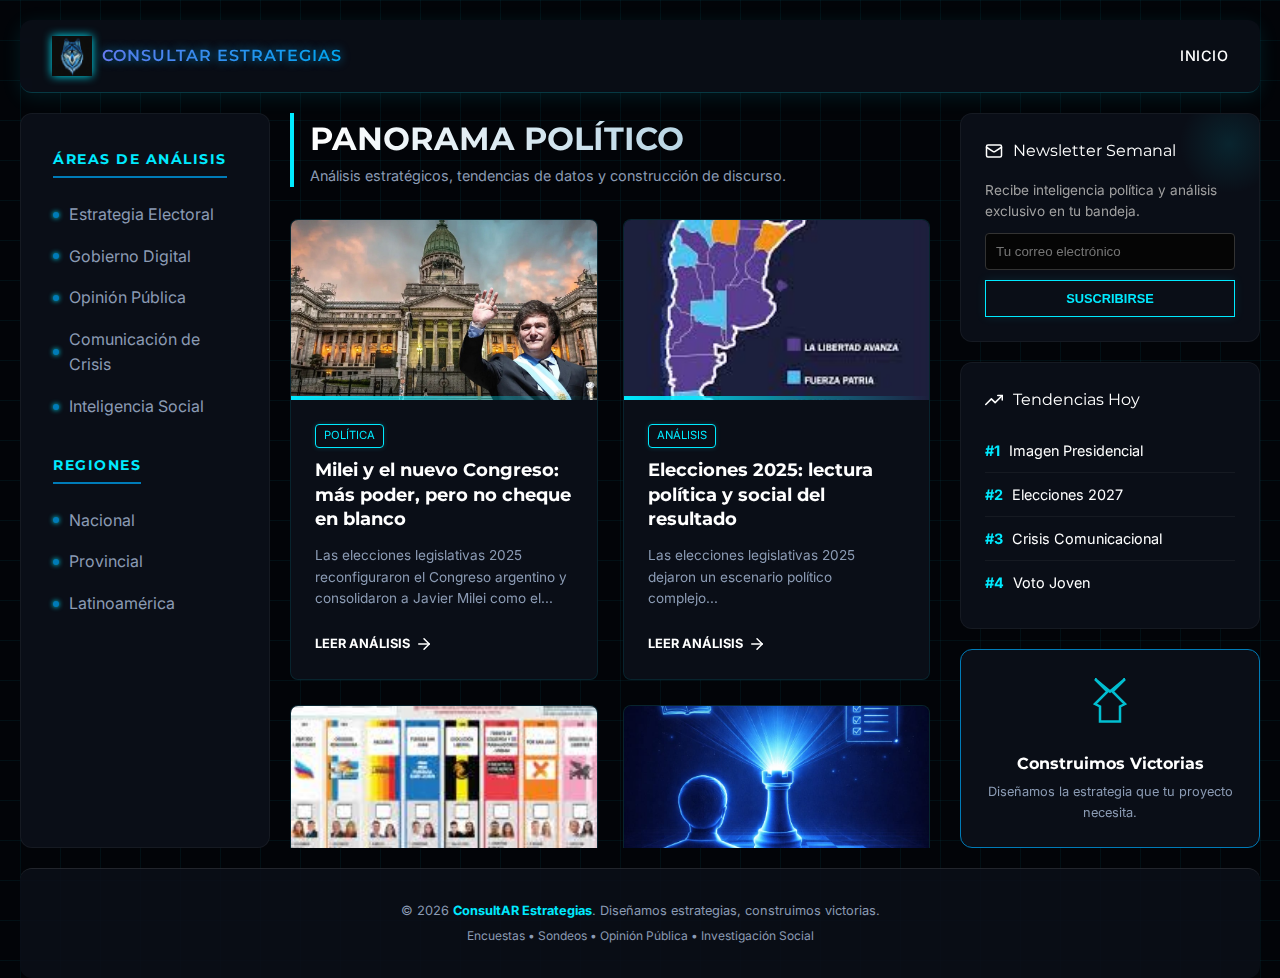
<file: novedades.html>
<!DOCTYPE html>
<html lang="es">
<head>
    <meta charset="UTF-8">
    <meta name="viewport" content="width=device-width, initial-scale=1.0">
    <title>ConsultAR - Novedades y Estrategia</title>
    <link rel="preconnect" href="https://fonts.googleapis.com">
    <link rel="preconnect" href="https://fonts.gstatic.com" crossorigin>
    <link href="https://fonts.googleapis.com/css2?family=Inter:wght@300;400;600&family=Montserrat:wght@500;700;900&display=swap" rel="stylesheet">
    <link rel="shortcut icon" href="assets/lobo.png" type="image/png">
    
    <style>
        /* --- VARIABLES DE DISEÑO (Basadas en la imagen) --- */
        :root {
            --bg-dark: #020408;       /* Fondo casi negro */
            --bg-panel: #0a0e17;      /* Fondo de tarjetas/paneles */
            --bg-panel-hover: #111625;
            --primary-neon: #00eaff;  /* Azul eléctrico brillante */
            --primary-dim: #007bb8;   /* Azul más oscuro para degradados */
            --text-main: #ffffff;
            --text-muted: #8b9bb4;
            --accent-grid: rgba(0, 234, 255, 0.05); /* Líneas de grilla sutiles */
            --gap: 20px;
        }

        * {
            margin: 0;
            padding: 0;
            box-sizing: border-box;
        }

        body {
            font-family: 'Inter', sans-serif;
            background-color: var(--bg-dark);
            color: var(--text-main);
            line-height: 1.6;
            /* Fondo con grilla táctica estilo "tablero de ajedrez/radar" */
            background-image: 
                linear-gradient(var(--accent-grid) 1px, transparent 1px),
                linear-gradient(90deg, var(--accent-grid) 1px, transparent 1px);
            background-size: 40px 40px;
            background-position: center top;
            min-height: 100vh;
        }
        .nav__logo-text {
            font-size: 1rem;
            font-weight: 600;
            text-transform: uppercase;
            letter-spacing: 1px;
            background: linear-gradient(
                90deg,
                #7f7cff,
                #00b3ff
            );
            -webkit-background-clip: text;
            -webkit-text-fill-color: transparent;
        }

        /* --- LAYOUT HOLY GRAIL (CSS GRID) --- */
        .grid-container {
            display: grid;
            height: 100vh;
            grid-template-areas:
                "header header header"
                "nav    main   aside"
                "footer footer footer";
            /* Anchos: Nav 250px, Main (lo que sobre), Aside 300px */
            grid-template-columns: 250px 1fr 300px; 
            grid-template-rows: auto 1fr auto;
            gap: var(--gap);
            max-width: 1600px;
            margin: 0 auto;
            padding: var(--gap);
        }

        /* --- 1. HEADER --- */
        .header {
            grid-area: header;
            background: rgba(10, 14, 23, 0.9);
            backdrop-filter: blur(10px);
            border-bottom: 1px solid rgba(0, 234, 255, 0.2);
            padding: 1rem 2rem;
            display: flex;
            justify-content: space-between;
            align-items: center;
            border-radius: 12px;
            box-shadow: 0 4px 20px rgba(0, 234, 255, 0.1);
        }

        .logo {
            font-family: 'Montserrat', sans-serif;
            font-size: 1.8rem;
            font-weight: 700;
            color: white;
            text-transform: uppercase;
            letter-spacing: 1px;
            display: flex;
            align-items: center;
            gap: 10px;
        }

        .logo span {
            color: var(--primary-neon);
            text-shadow: 0 0 10px var(--primary-dim);
        }

        .logo-icon {
            /* Icono de lobo estilizado con CSS/SVG */
            width: 40px;
            height: 40px;
            fill: var(--primary-neon);
            filter: drop-shadow(0 0 5px var(--primary-neon));
        }

        .nav-top ul {
            display: flex;
            list-style: none;
            gap: 20px;
        }

        .nav-top a {
            color: var(--text-main);
            text-decoration: none;
            font-weight: 500;
            font-size: 0.9rem;
            transition: color 0.3s;
            text-transform: uppercase;
            letter-spacing: 0.5px;
        }

        .nav-top a:hover {
            color: var(--primary-neon);
            text-shadow: 0 0 8px var(--primary-neon);
        }

        /* --- 2. LEFT SIDEBAR (NAV) --- */
        .sidebar-left {
            grid-area: nav;
            background: var(--bg-panel);
            padding: 2rem;
            border-radius: 12px;
            border: 1px solid rgba(255, 255, 255, 0.05);
        }

        .sidebar-title {
            font-family: 'Montserrat', sans-serif;
            color: var(--primary-neon);
            font-size: 0.9rem;
            text-transform: uppercase;
            margin-bottom: 1.5rem;
            letter-spacing: 1.5px;
            border-bottom: 2px solid var(--primary-dim);
            padding-bottom: 5px;
            display: inline-block;
        }

        .category-list {
            list-style: none;
        }

        .category-list li {
            margin-bottom: 1rem;
        }

        .category-list a {
            color: var(--text-muted);
            text-decoration: none;
            display: flex;
            align-items: center;
            gap: 10px;
            transition: all 0.3s;
        }

        .category-list a:hover {
            color: white;
            padding-left: 5px; /* Efecto de movimiento */
        }

        .category-list a::before {
            content: '';
            width: 6px;
            height: 6px;
            background: var(--primary-dim);
            border-radius: 50%;
            box-shadow: 0 0 5px var(--primary-neon);
        }

        /* --- 3. MAIN CONTENT --- */
        .main-content {
            grid-area: main;
            /* Scroll interno si es necesario, o dejar fluir */
            overflow-y: auto; 
            padding-right: 10px; /* Espacio para scrollbar */
        }

        /* Scrollbar personalizado */
        ::-webkit-scrollbar {
            width: 8px;
        }
        ::-webkit-scrollbar-track {
            background: var(--bg-dark); 
        }
        ::-webkit-scrollbar-thumb {
            background: #1a253a; 
            border-radius: 4px;
        }
        ::-webkit-scrollbar-thumb:hover {
            background: var(--primary-dim); 
        }

        .section-header {
            margin-bottom: 2rem;
            border-left: 4px solid var(--primary-neon);
            padding-left: 1rem;
        }

        .section-header h1 {
            font-family: 'Montserrat', sans-serif;
            font-size: 2rem;
            text-transform: uppercase;
            background: -webkit-linear-gradient(0deg, #fff, #8cbbd4);
            -webkit-background-clip: text;
            -webkit-text-fill-color: transparent;
        }

        .section-header p {
            color: var(--text-muted);
            font-size: 0.9rem;
        }

        /* Artículos (Feed) */
        .news-grid {
            display: grid;
            grid-template-columns: repeat(auto-fit, minmax(300px, 1fr));
            gap: 25px;
            margin-top: 2rem;
        }

        .article-card {
            background: var(--bg-panel);
            border: 1px solid rgba(0, 234, 255, 0.1);
            border-radius: 8px;
            overflow: hidden;
            transition: transform 0.3s, box-shadow 0.3s;
            position: relative;
            display: flex;
            flex-direction: column;
            height: 100%;
        }

        .article-card:hover {
            transform: translateY(-5px);
            box-shadow: 0 10px 30px rgba(0, 0, 0, 0.5), 0 0 15px rgba(0, 234, 255, 0.1);
            border-color: rgba(0, 234, 255, 0.4);
        }

        .card-image {
            height: 180px;
            background-color: #1a202c;
            position: relative;
            overflow: hidden;
            display: flex;
            align-items: center;
            justify-content: center;
        }

        /* --- SOLUCIÓN PARA LAS IMÁGENES --- */
        .card-image img {
            width: 100%;
            height: 100%;
            object-fit: cover; /* Recorta la imagen para que llene el espacio perfectamente */
            object-position: center; /* Centra la imagen */
            transition: transform 0.3s;
        }

        /* Efecto de zoom al pasar el mouse (opcional pero queda genial) */
        .article-card:hover .card-image img {
            transform: scale(1.05);
        }
        /* ---------------------------------- */

        .card-image::after {
            content: '';
            position: absolute;
            bottom: 0;
            left: 0;
            width: 100%;
            height: 4px;
            background: linear-gradient(90deg, var(--primary-neon), transparent);
        }

        .card-content {
            padding: 1.5rem;
            display: flex;
            flex-direction: column;
            flex-grow: 1; /* Empuja el botón leer más hacia abajo */
        }

        .tag {
            font-size: 0.7rem;
            color: var(--primary-neon);
            border: 1px solid var(--primary-neon);
            padding: 2px 8px;
            border-radius: 4px;
            text-transform: uppercase;
            display: inline-block;
            margin-bottom: 10px;
            box-shadow: 0 0 5px rgba(0, 234, 255, 0.2);
            align-self: flex-start;
        }

        .article-card h3 {
            font-family: 'Montserrat', sans-serif;
            font-size: 1.1rem;
            margin-bottom: 0.8rem;
            line-height: 1.4;
        }

        .article-card p {
            color: var(--text-muted);
            font-size: 0.85rem;
            margin-bottom: 1.5rem;
        }

        .read-more {
            color: white;
            font-size: 0.8rem;
            text-transform: uppercase;
            font-weight: 700;
            text-decoration: none;
            display: flex;
            align-items: center;
            gap: 5px;
            margin-top: auto; /* Mantiene el botón siempre al fondo */
        }
        
        .read-more svg {
            transition: transform 0.2s;
        }
        
        .read-more:hover svg {
            transform: translateX(4px);
        }

        /* --- 4. RIGHT SIDEBAR (ASIDE) --- */
        .sidebar-right {
            grid-area: aside;
            display: flex;
            flex-direction: column;
            gap: 20px;
        }

        .widget {
            background: var(--bg-panel);
            padding: 1.5rem;
            border-radius: 12px;
            border: 1px solid rgba(255, 255, 255, 0.05);
            position: relative;
            overflow: hidden;
        }

        .widget.highlight::before {
            content: '';
            position: absolute;
            top: -20px;
            right: -20px;
            width: 100px;
            height: 100px;
            background: radial-gradient(circle, rgba(0,234,255,0.1) 0%, transparent 70%);
            z-index: 0;
        }

        .widget-title {
            font-family: 'Montserrat', sans-serif;
            font-size: 1rem;
            margin-bottom: 1rem;
            display: flex;
            align-items: center;
            gap: 10px;
            color: white;
        }

        .btn-subscribe {
            width: 100%;
            background: transparent;
            border: 1px solid var(--primary-neon);
            color: var(--primary-neon);
            padding: 10px;
            text-transform: uppercase;
            font-weight: bold;
            font-size: 0.8rem;
            cursor: pointer;
            transition: all 0.3s;
            margin-top: 10px;
            box-shadow: 0 0 10px rgba(0, 234, 255, 0.1);
        }

        .btn-subscribe:hover {
            background: var(--primary-neon);
            color: black;
            box-shadow: 0 0 20px rgba(0, 234, 255, 0.4);
        }

        .trending-list {
            list-style: none;
            font-size: 0.9rem;
        }

        .trending-list li {
            border-bottom: 1px solid rgba(255,255,255,0.05);
            padding: 10px 0;
        }
        
        .trending-list li:last-child {
            border-bottom: none;
        }

        .trending-list span {
            color: var(--primary-neon);
            font-weight: bold;
            margin-right: 5px;
        }

        /* --- 5. FOOTER --- */
        .footer {
            grid-area: footer;
            text-align: center;
            padding: 2rem;
            border-top: 1px solid rgba(255, 255, 255, 0.1);
            color: var(--text-muted);
            font-size: 0.8rem;
            background: rgba(10, 14, 23, 0.9);
            border-radius: 12px;
        }
        
        .footer strong {
            color: var(--primary-neon);
        }

        /* --- RESPONSIVE --- */
        @media (max-width: 1024px) {
            .grid-container {
                grid-template-areas:
                    "header header header"
                    "main main main"
                    "nav nav nav"
                    "aside aside aside"
                    "footer footer footer";
                grid-template-columns: 1fr;
                height: auto;
            }

            .sidebar-left, .sidebar-right {
                display: flex;
                flex-wrap: wrap;
                gap: 20px;
                justify-content: space-between;
            }
            
            .category-list {
                display: flex;
                flex-wrap: wrap;
                gap: 20px;
            }
        }
        
        @media (max-width: 600px) {
            .grid-container {
                padding: 10px;
            }
            .header {
                flex-direction: column;
                gap: 15px;
                text-align: center;
            }
            .nav-top ul {
                gap: 10px;
                font-size: 0.8rem;
            }
            .news-grid {
                grid-template-columns: 1fr;
            }
        }

        .icon {
            width: 18px;
            height: 18px;
            stroke: currentColor;
            stroke-width: 2;
            stroke-linecap: round;
            stroke-linejoin: round;
            fill: none;
        }
    </style>
</head>
<body>

    <div class="grid-container">
        
        <header class="header">
            <div class="logo">
                <img class="logo-icon" src="assets/lobo.png" alt="">
                <span class="nav__logo-text">Consultar Estrategias</span>
            </div>
            <nav class="nav-top">
                <ul>
                    <li><a href="index.html">Inicio</a></li>
                </ul>
            </nav>
        </header>

        <aside class="sidebar-left">
            <div>
                <h3 class="sidebar-title">Áreas de Análisis</h3>
                <ul class="category-list">
                    <li><a href="#">Estrategia Electoral</a></li>
                    <li><a href="#">Gobierno Digital</a></li>
                    <li><a href="#">Opinión Pública</a></li>
                    <li><a href="#">Comunicación de Crisis</a></li>
                    <li><a href="#">Inteligencia Social</a></li>
                </ul>
            </div>
            
            <div style="margin-top: 2rem;">
                <h3 class="sidebar-title">Regiones</h3>
                <ul class="category-list">
                    <li><a href="#">Nacional</a></li>
                    <li><a href="#">Provincial</a></li>
                    <li><a href="#">Latinoamérica</a></li>
                </ul>
            </div>
        </aside>

        <main class="main-content">
            <div class="section-header">
                <h1>Panorama Político</h1>
                <p>Análisis estratégicos, tendencias de datos y construcción de discurso.</p>
            </div>

            <div class="news-grid">
                <article class="article-card">
                    <div class="card-image">
                        <img src="assets/Milei-Congreso.jpg" alt="Javier Milei y el Congreso argentino">
                    </div>
                    <div class="card-content">
                        <span class="tag">Política</span>
                        <h3>Milei y el nuevo Congreso: más poder, pero no cheque en blanco</h3>
                        <p>Las elecciones legislativas 2025 reconfiguraron el Congreso argentino y consolidaron a Javier Milei como el...</p>
                        <a href="articulos/milei_y_el_nuevo_congreso.html" class="read-more">
                            Leer Análisis 
                            <svg class="icon" viewBox="0 0 24 24"><line x1="5" y1="12" x2="19" y2="12"></line><polyline points="12 5 19 12 12 19"></polyline></svg>
                        </a>
                    </div>
                </article>

                <article class="article-card">
                    <div class="card-image">
                        <img src="assets/eleccioneslegislativas2025.jpg" alt="Ilustración de elecciones legislativas 2025">
                    </div>
                    <div class="card-content">
                        <span class="tag">Análisis</span>
                        <h3>Elecciones 2025: lectura política y social del resultado</h3>
                        <p>Las elecciones legislativas 2025 dejaron un escenario político complejo...</p>
                        <a href="articulos/elecciones_2025.html" class="read-more">
                            Leer Análisis 
                            <svg class="icon" viewBox="0 0 24 24"><line x1="5" y1="12" x2="19" y2="12"></line><polyline points="12 5 19 12 12 19"></polyline></svg>
                        </a>
                    </div>
                </article>

                <article class="article-card">
                    <div class="card-image">
                        <img src="assets/sanjuanlegislativas.jpg" alt="elecciones legislativas en San Juan">
                    </div>
                    <div class="card-content">
                        <span class="tag">Estadística</span>
                        <h3>Polarización y democracia en San Juan: tres fuerzas concentran el 91% del voto</h3>
                        <p>En las elecciones legislativas de 2025 en San Juan, se consolidó un escenario político muy concentrado:..</p>
                        <a href="articulos/polarizacionydemocracia.html" class="read-more">
                            Leer Análisis 
                            <svg class="icon" viewBox="0 0 24 24"><line x1="5" y1="12" x2="19" y2="12"></line><polyline points="12 5 19 12 12 19"></polyline></svg>
                        </a>
                    </div>
                </article>
                    
                <article class="article-card">
                    <div class="card-image">
                        <img src="assets/datosprecisos.jpeg" alt="Datos precisos representación">
                    </div>
                    <div class="card-content">
                        <span class="tag">Metodología</span>
                        <h3>Contar con datos precisos, es obtener ventajas sobre los competidores.</h3>
                        <p>En el mundo de la opinión pública circulan permanentemente números y rankings. Sin embargo, no toda medición es sinónimo de conocimiento real: detrás de una encuesta confiable hay método...</p>
                        <a href="articulos/datosprecisos.html" class="read-more">
                            Leer Análisis 
                            <svg class="icon" viewBox="0 0 24 24"><line x1="5" y1="12" x2="19" y2="12"></line><polyline points="12 5 19 12 12 19"></polyline></svg>
                        </a>
                    </div>
                </article>
            </div>
        </main>

        <aside class="sidebar-right">
            <div class="widget highlight">
                <div class="widget-title">
                    <svg class="icon" viewBox="0 0 24 24"><rect x="2" y="4" width="20" height="16" rx="2"></rect><path d="m22 7-8.97 5.7a1.94 1.94 0 0 1-2.06 0L2 7"></path></svg>
                    Newsletter Semanal
                </div>
                <p style="font-size: 0.85rem; color: #a0a0a0; margin-bottom: 10px;">
                    Recibe inteligencia política y análisis exclusivo en tu bandeja.
                </p>
                <form  name="newsletter" method="POST" data-netlify="true">
                    <input type="hidden" name="form-name" value="newsletter"><input 
                        type="email"
                        name="email"
                        placeholder="Tu correo electrónico"
                        required
                        style="width: 100%; padding: 10px; background: #050505; border: 1px solid #333; color: white; border-radius: 4px;">
                
                    <button type="submit" class="btn-subscribe">
                        Suscribirse
                    </button>
                </form>
            </div>

            <div class="widget">
                <div class="widget-title">
                    <svg class="icon" viewBox="0 0 24 24"><polyline points="23 6 13.5 15.5 8.5 10.5 1 18"></polyline><polyline points="17 6 23 6 23 12"></polyline></svg>
                    Tendencias Hoy
                </div>
                <ul class="trending-list">
                    <li><span>#1</span> Imagen Presidencial</li>
                    <li><span>#2</span> Elecciones 2027</li>
                    <li><span>#3</span> Crisis Comunicacional</li>
                    <li><span>#4</span> Voto Joven</li>
                </ul>
            </div>
            
            <div class="widget" style="text-align: center; border-color: var(--primary-dim);">
                <div style="opacity: 0.8; margin-bottom: 10px;">
                    <svg height="60" width="60" viewBox="0 0 24 24" fill="none" stroke="var(--primary-neon)" stroke-width="1">
                        <path d="M6 12l5-5L6 2l6 5 6-5-5 5 5 5-2 1v6h-8v-6z"></path>
                    </svg>
                </div>
                <h4 style="color:white; font-family:'Montserrat';">Construimos Victorias</h4>
                <p style="font-size: 0.8rem; color: var(--text-muted); margin-top:5px;">Diseñamos la estrategia que tu proyecto necesita.</p>
            </div>
        </aside>

        <footer class="footer">
            <p>&copy; 2026 <strong>ConsultAR Estrategias</strong>. Diseñamos estrategias, construimos victorias.</p>
            <p style="margin-top: 5px; font-size: 0.75rem;">Encuestas • Sondeos • Opinión Pública • Investigación Social</p>
        </footer>

    </div>
</body>
</html>
</file>
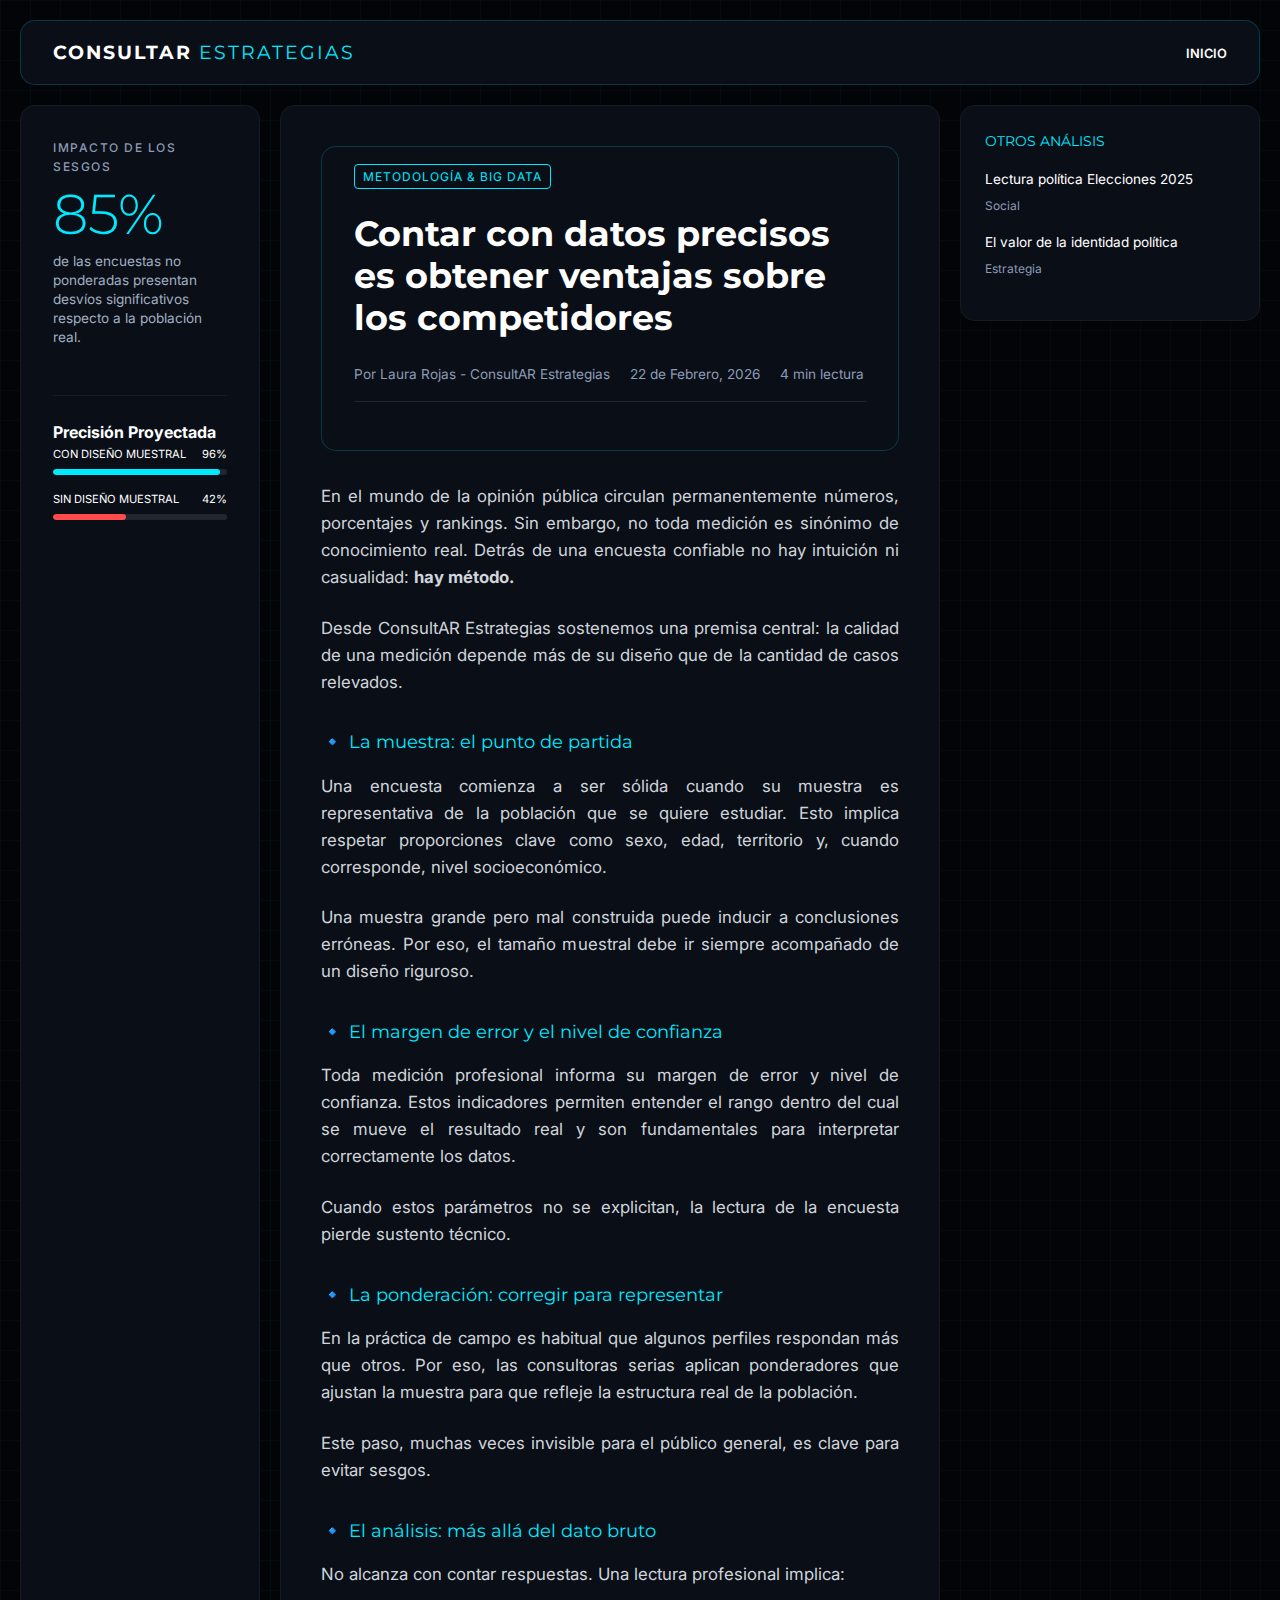
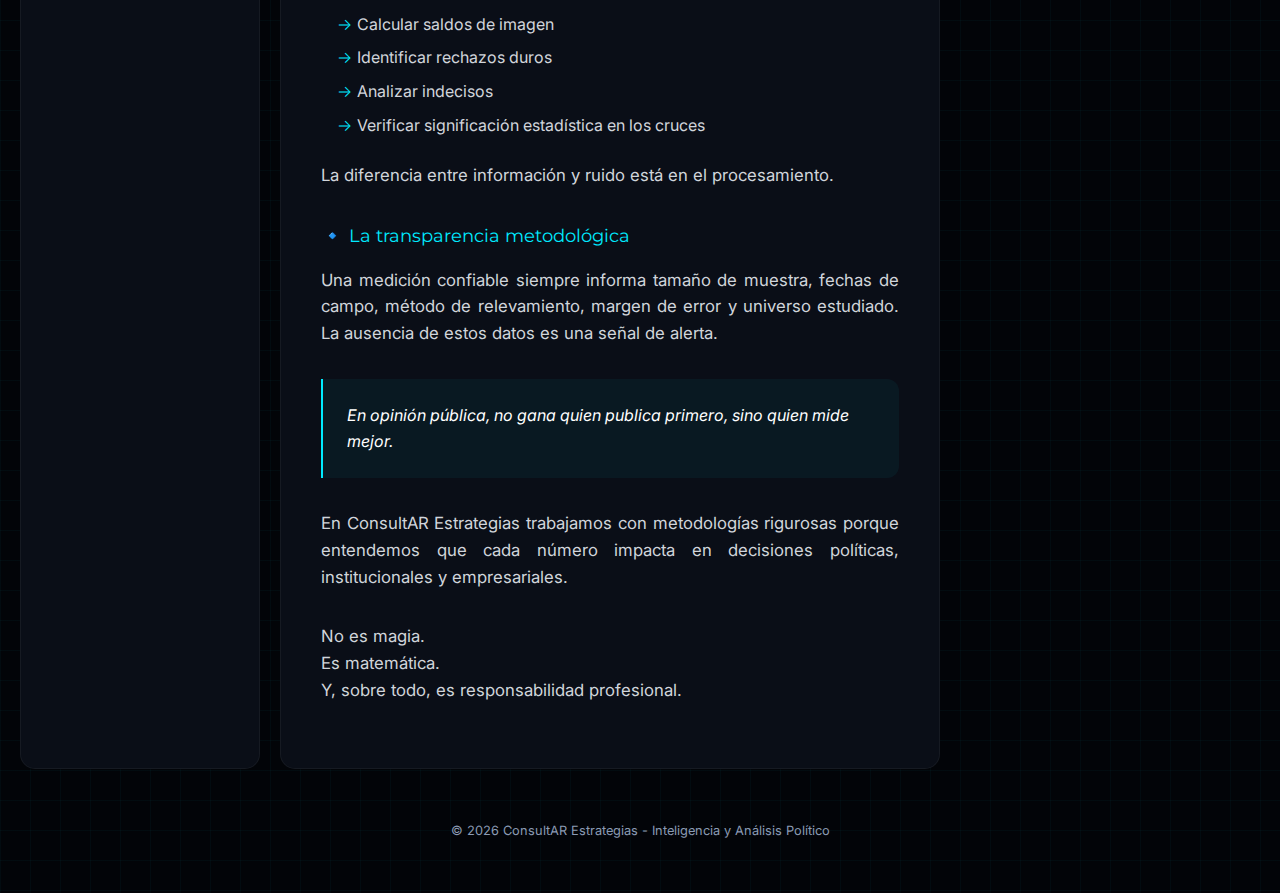
<file: articulos/datosprecisos.html>
<!DOCTYPE html>
<html lang="es">
<head>
    <meta charset="UTF-8">
    <meta name="viewport" content="width=device-width, initial-scale=1.0">
    <title>ConsultAR - Datos Precisos y Ventaja Competitiva</title>
    <link href="https://fonts.googleapis.com/css2?family=Inter:wght@300;400;600&family=Montserrat:wght@300;400;500;700&display=swap" rel="stylesheet">
    
    <style>
        :root {
            --bg-dark: #020408;
            --bg-panel: #0a0e17;
            --primary-neon: #00eaff;
            --primary-dim: #007bb8;
            --text-main: #ffffff;
            --text-muted: #8b9bb4;
            --gap: 20px;
        }

        * {
            margin: 0;
            padding: 0;
            box-sizing: border-box;
        }

        body {
            font-family: 'Inter', sans-serif;
            background-color: var(--bg-dark);
            color: var(--text-main);
            line-height: 1.6;
            background-image: 
                linear-gradient(rgba(0, 234, 255, 0.03) 1px, transparent 1px),
                linear-gradient(90deg, rgba(0, 234, 255, 0.03) 1px, transparent 1px);
            background-size: 30px 30px;
        }

        /* --- LAYOUT --- */
        .grid-container {
            display: grid;
            grid-template-areas:
                "header header header"
                "nav    main    aside"
                "footer footer footer";
            grid-template-columns: 240px 1fr 300px;
            grid-template-rows: auto 1fr auto;
            min-height: 100vh;
            gap: var(--gap);
            max-width: 1400px;
            margin: 0 auto;
            padding: var(--gap);
        }

        /* --- HEADER --- */
        header {
            grid-area: header;
            background: var(--bg-panel);
            padding: 1rem 2rem;
            display: flex;
            justify-content: space-between;
            align-items: center;
            border-radius: 15px;
            border: 1px solid rgba(0, 234, 255, 0.2);
        }

        .logo {
            font-family: 'Montserrat', sans-serif;
            font-weight: 700;
            text-transform: uppercase;
            font-size: 1.2rem;
            letter-spacing: 2px;
        }

        /* Letra turquesa del logo un poco más ligera */
        .logo span { color: var(--primary-neon); font-weight: 400; }

        nav ul { display: flex; list-style: none; }
        nav a {
            color: white;
            text-decoration: none;
            font-size: 0.8rem;
            text-transform: uppercase;
            transition: color 0.3s;
            font-weight: 600;
        }
        nav a:hover { color: var(--primary-neon); }

        /* --- SIDEBAR LEFT (AHORA VISUAL) --- */
        .sidebar-left {
            grid-area: nav;
            background: var(--bg-panel);
            padding: 2rem;
            border-radius: 15px;
            border: 1px solid rgba(255,255,255,0.05);
            display: flex;
            flex-direction: column;
            gap: 1.5rem;
        }

        .visual-stat h4 {
            color: var(--text-muted);
            font-size: 0.75rem;
            text-transform: uppercase;
            letter-spacing: 1.5px;
            margin-bottom: 10px;
            font-weight: 500;
        }

        .stat-number {
            color: var(--primary-neon);
            font-size: 3.5rem;
            font-family: 'Montserrat', sans-serif;
            font-weight: 300; /* Super fino */
            line-height: 1;
            margin-bottom: 10px;
        }

        .visual-stat p {
            font-size: 0.85rem;
            color: #a0aec0;
            line-height: 1.4;
        }

        .chart-container {
            margin-top: 1.5rem;
            padding-top: 1.5rem;
            border-top: 1px solid rgba(255,255,255,0.05);
        }

        .bar-group { margin-bottom: 1rem; }
        .bar-label {
            font-size: 0.7rem;
            color: white;
            text-transform: uppercase;
            margin-bottom: 5px;
            display: flex;
            justify-content: space-between;
        }
        .bar-bg {
            width: 100%;
            height: 6px;
            background: rgba(255,255,255,0.1);
            border-radius: 3px;
            overflow: hidden;
        }
        .bar-fill {
            height: 100%;
            background: var(--primary-neon);
            border-radius: 3px;
        }
        .bar-fill.red { background: #ff4a4a; }

        /* --- MAIN CONTENT --- */
        .main-content {
            grid-area: main;
            background: var(--bg-panel);
            padding: 2.5rem;
            border-radius: 15px;
            border: 1px solid rgba(255,255,255,0.05);
        }

        .article-header { display: block; margin-bottom: 2rem; }

        .category-tag {
            color: var(--primary-neon);
            text-transform: uppercase;
            font-size: 0.75rem;
            font-weight: 400; /* Menos gordita */
            letter-spacing: 1px;
            border: 1px solid var(--primary-neon);
            padding: 2px 8px;
            border-radius: 4px;
            display: inline-block;
            margin-bottom: 1rem;
        }

        .article-title {
            font-family: 'Montserrat', sans-serif;
            font-size: 2.2rem;
            line-height: 1.2;
            margin: 0.5rem 0 1.5rem 0;
            color: #fff;
        }

        .article-meta {
            color: var(--text-muted);
            font-size: 0.85rem;
            display: flex;
            gap: 20px;
            border-bottom: 1px solid rgba(255,255,255,0.1);
            padding-bottom: 1rem;
            margin-bottom: 2rem;
        }

        .content-body p {
            margin-bottom: 1.5rem;
            font-size: 1.05rem;
            color: #d1d5db;
            text-align: justify;
        }

        .content-body h2 {
            color: var(--primary-neon);
            font-family: 'Montserrat', sans-serif;
            font-size: 1.15rem;
            font-weight: 400; /* Menos gordita */
            margin: 2rem 0 1rem 0;
            display: flex;
            align-items: center;
            gap: 8px;
        }

        .content-body ul {
            list-style: none;
            margin-bottom: 1.5rem;
            padding-left: 1rem;
        }

        .content-body ul li {
            margin-bottom: 0.5rem;
            position: relative;
            padding-left: 20px;
            color: #d1d5db;
        }

        .content-body ul li::before {
            content: "→";
            position: absolute;
            left: 0;
            color: var(--primary-neon);
            font-weight: 300;
        }

        .quote-box {
            background: rgba(0, 234, 255, 0.05);
            border-left: 2px solid var(--primary-neon); /* Borde más fino */
            padding: 1.5rem;
            margin: 2rem 0;
            border-radius: 0 12px 12px 0;
            color: #fff;
            font-weight: 400;
            font-style: italic;
        }

        .conclusion-text {
            text-align: center;
            color: var(--primary-neon);
            font-weight: 400; /* Menos gordita */
            font-size: 1.1rem;
            margin-top: 2rem;
        }

        /* --- SIDEBAR RIGHT --- */
        .sidebar-right {
            grid-area: aside;
            display: flex;
            flex-direction: column;
            gap: var(--gap);
        }

        .widget {
            background: var(--bg-panel);
            padding: 1.5rem;
            border-radius: 15px;
            border: 1px solid rgba(255,255,255,0.05);
        }

        .widget h3 {
            font-family: 'Montserrat', sans-serif;
            font-size: 0.9rem;
            text-transform: uppercase;
            margin-bottom: 1rem;
            color: var(--primary-neon);
            font-weight: 400; /* Menos gordita */
        }

        .related-post { margin-bottom: 1rem; font-size: 0.85rem; }
        .related-post a { color: white; text-decoration: none; display: block; margin-bottom: 4px; }
        .related-post span { color: var(--text-muted); font-size: 0.75rem; }

        /* --- FOOTER --- */
        footer { grid-area: footer; text-align: center; padding: 2rem; color: var(--text-muted); font-size: 0.8rem; }

        /* --- RESPONSIVE --- */
        @media (max-width: 1100px) {
            .grid-container {
                grid-template-areas:
                    "header header"
                    "main aside"
                    "nav aside"
                    "footer footer";
                grid-template-columns: 1fr 300px;
            }
            .sidebar-left { display: block; } /* Ahora se muestra abajo del main en tablets */
        }

        @media (max-width: 768px) {
            .grid-container {
                grid-template-areas: "header" "main" "nav" "aside" "footer";
                grid-template-columns: 1fr;
            }
            .article-title { font-size: 1.7rem; }
        }
    </style>
</head>
<body>

    <div class="grid-container">
        <header>
            <div class="logo">CONSULTAR <span>ESTRATEGIAS</span></div>
            <nav>
                <ul>
                    <li><a href="../index.html">Inicio</a></li>
                </ul>
            </nav>
        </header>

        <aside class="sidebar-left">
            <div class="visual-stat">
                <h4>Impacto de los Sesgos</h4>
                <div class="stat-number">85%</div>
                <p>de las encuestas no ponderadas presentan desvíos significativos respecto a la población real.</p>
            </div>

            <div class="chart-container">
                <h4>Precisión Proyectada</h4>
                <div class="bar-group">
                    <div class="bar-label"><span>Con diseño muestral</span> <span>96%</span></div>
                    <div class="bar-bg"><div class="bar-fill" style="width: 96%;"></div></div>
                </div>
                <div class="bar-group">
                    <div class="bar-label"><span>Sin diseño muestral</span> <span>42%</span></div>
                    <div class="bar-bg"><div class="bar-fill red" style="width: 42%;"></div></div>
                </div>
            </div>
        </aside>

        <main class="main-content">
            <article>
                <header class="article-header">
                    <span class="category-tag">Metodología & Big Data</span>
                    <h1 class="article-title">Contar con datos precisos es obtener ventajas sobre los competidores</h1>
                    <div class="article-meta">
                        <span>Por Laura Rojas - ConsultAR Estrategias</span>
                        <span>22 de Febrero, 2026</span>
                        <span>4 min lectura</span>
                    </div>
                </header>

                <div class="content-body">
                    <p>En el mundo de la opinión pública circulan permanentemente números, porcentajes y rankings. Sin embargo, no toda medición es sinónimo de conocimiento real. Detrás de una encuesta confiable no hay intuición ni casualidad: <strong>hay método.</strong></p>

                    <p>Desde ConsultAR Estrategias sostenemos una premisa central: la calidad de una medición depende más de su diseño que de la cantidad de casos relevados.</p>

                    <h2>🔹 La muestra: el punto de partida</h2>
                    <p>Una encuesta comienza a ser sólida cuando su muestra es representativa de la población que se quiere estudiar. Esto implica respetar proporciones clave como sexo, edad, territorio y, cuando corresponde, nivel socioeconómico.</p>
                    <p>Una muestra grande pero mal construida puede inducir a conclusiones erróneas. Por eso, el tamaño muestral debe ir siempre acompañado de un diseño riguroso.</p>

                    <h2>🔹 El margen de error y el nivel de confianza</h2>
                    <p>Toda medición profesional informa su margen de error y nivel de confianza. Estos indicadores permiten entender el rango dentro del cual se mueve el resultado real y son fundamentales para interpretar correctamente los datos.</p>
                    <p>Cuando estos parámetros no se explicitan, la lectura de la encuesta pierde sustento técnico.</p>

                    <h2>🔹 La ponderación: corregir para representar</h2>
                    <p>En la práctica de campo es habitual que algunos perfiles respondan más que otros. Por eso, las consultoras serias aplican ponderadores que ajustan la muestra para que refleje la estructura real de la población.</p>
                    <p>Este paso, muchas veces invisible para el público general, es clave para evitar sesgos.</p>

                    <h2>🔹 El análisis: más allá del dato bruto</h2>
                    <p>No alcanza con contar respuestas. Una lectura profesional implica:</p>
                    <ul>
                        <li>Calcular saldos de imagen</li>
                        <li>Identificar rechazos duros</li>
                        <li>Analizar indecisos</li>
                        <li>Verificar significación estadística en los cruces</li>
                    </ul>
                    <p>La diferencia entre información y ruido está en el procesamiento.</p>

                    <h2>🔹 La transparencia metodológica</h2>
                    <p>Una medición confiable siempre informa tamaño de muestra, fechas de campo, método de relevamiento, margen de error y universo estudiado. La ausencia de estos datos es una señal de alerta.</p>

                    <div class="quote-box">
                        En opinión pública, no gana quien publica primero, sino quien mide mejor.
                    </div>

                    <p>En ConsultAR Estrategias trabajamos con metodologías rigurosas porque entendemos que cada número impacta en decisiones políticas, institucionales y empresariales.</p>
                    
                    <p class="conclusion-text">
                        No es magia.<br>
                        Es matemática.<br>
                        Y, sobre todo, es responsabilidad profesional.
                    </p>
                </div>
            </article>
        </main>

        <aside class="sidebar-right">
            <div class="widget">
                <h3>Otros Análisis</h3>
                <div class="related-post">
                    <a href="elecciones_2025.html">Lectura política Elecciones 2025</a>
                    <span>Social</span>
                </div>
                <div class="related-post">
                    <a href="#">El valor de la identidad política</a>
                    <span>Estrategia</span>
                </div>
            </div>
        </aside>

        <footer>
            <p>&copy; 2026 ConsultAR Estrategias - Inteligencia y Análisis Político</p>
        </footer>
    </div>

</body>
</html>
</file>
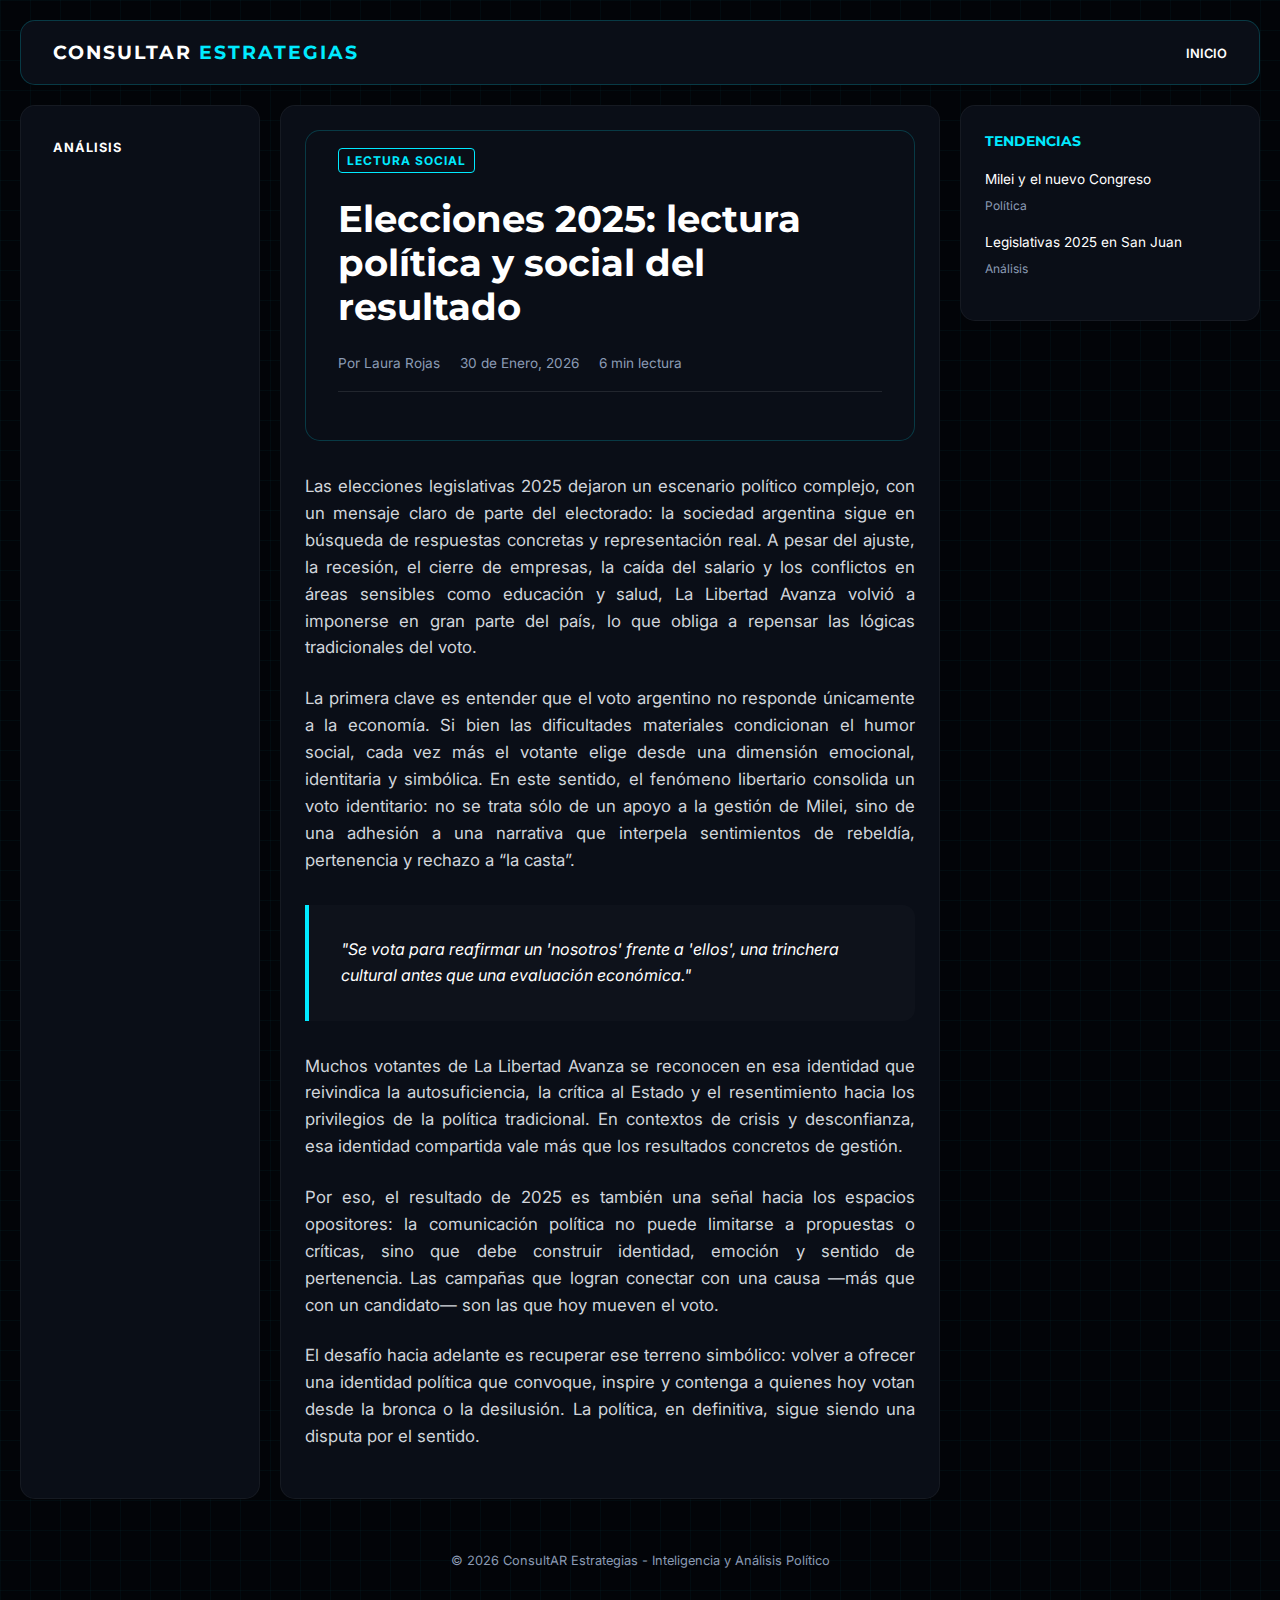
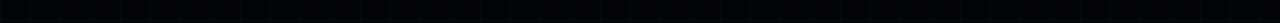
<file: articulos/elecciones_2025.html>
<!DOCTYPE html>
<html lang="es">
<head>
    <meta charset="UTF-8">
    <meta name="viewport" content="width=device-width, initial-scale=1.0">
    <title>ConsultAR - Elecciones 2025: Lectura Política</title>
    <!-- Google Fonts -->
    <link href="https://fonts.googleapis.com/css2?family=Inter:wght@300;400;600&family=Montserrat:wght@500;700;900&display=swap" rel="stylesheet">
    
    <style>
        :root {
            --bg-dark: #020408;
            --bg-panel: #0a0e17;
            --primary-neon: #00eaff;
            --primary-dim: #007bb8;
            --text-main: #ffffff;
            --text-muted: #8b9bb4;
            --gap: 20px;
        }

        * {
            margin: 0;
            padding: 0;
            box-sizing: border-box;
        }

        body {
            font-family: 'Inter', sans-serif;
            background-color: var(--bg-dark);
            color: var(--text-main);
            line-height: 1.6;
            background-image: 
                linear-gradient(rgba(0, 234, 255, 0.03) 1px, transparent 1px),
                linear-gradient(90deg, rgba(0, 234, 255, 0.03) 1px, transparent 1px);
            background-size: 30px 30px;
        }

        /* --- HOLY GRAIL LAYOUT --- */
        .grid-container {
            display: grid;
            grid-template-areas:
                "header header header"
                "nav    main   aside"
                "footer footer footer";
            grid-template-columns: 240px 1fr 300px;
            grid-template-rows: auto 1fr auto;
            min-height: 100vh;
            gap: var(--gap);
            max-width: 1400px;
            margin: 0 auto;
            padding: var(--gap);
        }

        /* --- HEADER (Nav Simplificada) --- */
        header {
            grid-area: header;
            background: var(--bg-panel);
            padding: 1rem 2rem;
            display: flex;
            justify-content: space-between;
            align-items: center;
            border-radius: 15px;
            border: 1px solid rgba(0, 234, 255, 0.2);
        }

        .logo {
            font-family: 'Montserrat', sans-serif;
            font-weight: 700;
            text-transform: uppercase;
            font-size: 1.2rem;
            letter-spacing: 2px;
        }

        .logo span { color: var(--primary-neon); }

        nav ul {
            display: flex;
            list-style: none;
        }

        nav a {
            color: white;
            text-decoration: none;
            font-size: 0.8rem;
            text-transform: uppercase;
            transition: color 0.3s;
            font-weight: 600;
        }

        nav a:hover { color: var(--primary-neon); }

        /* --- SIDEBAR LEFT (NAV) --- */
        .sidebar-left {
            grid-area: nav;
            background: var(--bg-panel);
            padding: 2rem;
            border-radius: 15px;
            border: 1px solid rgba(255,255,255,0.05);
        }

        .nav-list {
            list-style: none;
        }

        .nav-list li { margin-bottom: 1rem; }

        .nav-list a {
            color: var(--text-muted);
            text-decoration: none;
            font-size: 0.9rem;
            display: block;
            padding: 5px 0;
            transition: 0.3s;
        }

        .nav-list a:hover { color: white; padding-left: 5px; }

        /* --- MAIN CONTENT (ARTICLE) --- */
        .main-content {
            grid-area: main;
            background: var(--bg-panel);
            padding: 1.5rem;
            border-radius: 15px;
            border: 1px solid rgba(255,255,255,0.05);
        }

        /* Solicitado: display block para el header del artículo */
        .article-header {
            display: block; 
            margin-bottom: 2rem;
        }

        .category-tag {
            color: var(--primary-neon);
            text-transform: uppercase;
            font-size: 0.75rem;
            font-weight: 700;
            letter-spacing: 1px;
            border: 1px solid var(--primary-neon);
            padding: 2px 8px;
            border-radius: 4px;
            display: inline-block;
            margin-bottom: 1rem;
        }

        .article-title {
            font-family: 'Montserrat', sans-serif;
            font-size: 2.3rem;
            line-height: 1.2;
            margin: 0.5rem 0 1.5rem 0;
            color: #fff;
        }

        .article-meta {
            color: var(--text-muted);
            font-size: 0.85rem;
            display: flex;
            gap: 20px;
            border-bottom: 1px solid rgba(255,255,255,0.1);
            padding-bottom: 1rem;
            margin-bottom: 2rem;
        }

        .content-body p {
            margin-bottom: 1.5rem;
            font-size: 1.05rem;
            color: #d1d5db;
            text-align: justify;
        }

        .quote-box {
            background: rgba(255, 255, 255, 0.02);
            border-left: 4px solid var(--primary-neon);
            padding: 2rem;
            margin: 2rem 0;
            font-style: italic;
            border-radius: 0 12px 12px 0;
            color: #fff;
        }

        /* --- SIDEBAR RIGHT --- */
        .sidebar-right {
            grid-area: aside;
            display: flex;
            flex-direction: column;
            gap: var(--gap);
        }

        .widget {
            background: var(--bg-panel);
            padding: 1.5rem;
            border-radius: 15px;
            border: 1px solid rgba(255,255,255,0.05);
        }

        .widget h3 {
            font-family: 'Montserrat', sans-serif;
            font-size: 0.9rem;
            text-transform: uppercase;
            margin-bottom: 1rem;
            color: var(--primary-neon);
        }

        .related-post {
            margin-bottom: 1rem;
            font-size: 0.85rem;
        }

        .related-post a {
            color: white;
            text-decoration: none;
            display: block;
            margin-bottom: 4px;
        }

        .related-post span { color: var(--text-muted); font-size: 0.75rem; }

        /* --- FOOTER --- */
        footer {
            grid-area: footer;
            text-align: center;
            padding: 2rem;
            color: var(--text-muted);
            font-size: 0.8rem;
        }

        /* --- RESPONSIVE --- */
        @media (max-width: 1100px) {
            .grid-container {
                grid-template-areas:
                    "header header"
                    "main aside"
                    "nav nav"
                    "footer footer";
                grid-template-columns: 1fr 300px;
            }
            .sidebar-left { display: none; }
        }

        @media (max-width: 768px) {
            .grid-container {
                grid-template-areas: "header" "main" "aside" "footer";
                grid-template-columns: 1fr;
            }
            .article-title { font-size: 1.7rem; }
        }
    </style>
</head>
<body>

    <div class="grid-container">
        <!-- HEADER (Solo Inicio como se pidió) -->
        <header>
            <div class="logo">CONSULTAR <span>ESTRATEGIAS</span></div>
            <nav>
                <ul>
                    <li><a href="../index.html">Inicio</a></li>
                </ul>
            </nav>
        </header>

        <!-- SIDEBAR IZQUIERDO -->
        <aside class="sidebar-left">
            <h3 style="font-size: 0.8rem; margin-bottom: 1rem; letter-spacing: 1px;">ANÁLISIS</h3>
            <ul class="nav-list">
                
            </ul>
        </aside>

        <!-- CONTENIDO PRINCIPAL -->
        <main class="main-content">
            <article>
                <header class="article-header">
                    <span class="category-tag">Lectura Social</span>
                    <h1 class="article-title">Elecciones 2025: lectura política y social del resultado</h1>
                    <div class="article-meta">
                        <span>Por Laura Rojas</span>
                        <span>30 de Enero, 2026</span>
                        <span>6 min lectura</span>
                    </div>
                </header>

                <div class="content-body">
                    <p>Las elecciones legislativas 2025 dejaron un escenario político complejo, con un mensaje claro de parte del electorado: la sociedad argentina sigue en búsqueda de respuestas concretas y representación real. A pesar del ajuste, la recesión, el cierre de empresas, la caída del salario y los conflictos en áreas sensibles como educación y salud, La Libertad Avanza volvió a imponerse en gran parte del país, lo que obliga a repensar las lógicas tradicionales del voto.</p>

                    <p>La primera clave es entender que el voto argentino no responde únicamente a la economía. Si bien las dificultades materiales condicionan el humor social, cada vez más el votante elige desde una dimensión emocional, identitaria y simbólica. En este sentido, el fenómeno libertario consolida un voto identitario: no se trata sólo de un apoyo a la gestión de Milei, sino de una adhesión a una narrativa que interpela sentimientos de rebeldía, pertenencia y rechazo a “la casta”.</p>

                    <div class="quote-box">
                        "Se vota para reafirmar un 'nosotros' frente a 'ellos', una trinchera cultural antes que una evaluación económica."
                    </div>

                    <p>Muchos votantes de La Libertad Avanza se reconocen en esa identidad que reivindica la autosuficiencia, la crítica al Estado y el resentimiento hacia los privilegios de la política tradicional. En contextos de crisis y desconfianza, esa identidad compartida vale más que los resultados concretos de gestión.</p>

                    <p>Por eso, el resultado de 2025 es también una señal hacia los espacios opositores: la comunicación política no puede limitarse a propuestas o críticas, sino que debe construir identidad, emoción y sentido de pertenencia. Las campañas que logran conectar con una causa —más que con un candidato— son las que hoy mueven el voto.</p>

                    <p>El desafío hacia adelante es recuperar ese terreno simbólico: volver a ofrecer una identidad política que convoque, inspire y contenga a quienes hoy votan desde la bronca o la desilusión. La política, en definitiva, sigue siendo una disputa por el sentido.</p>
                </div>
            </article>
        </main>

        <!-- SIDEBAR DERECHO -->
        <aside class="sidebar-right">
            <div class="widget">
                <h3>Tendencias</h3>
                <div class="related-post">
                    <a href="milei_y_el_nuevo_congreso.html">Milei y el nuevo Congreso</a>
                    <span>Política</span>
                </div>
                <div class="related-post">
                    <a href="polarizacionydemocracia.html">Legislativas 2025 en San Juan</a>
                    <span>Análisis</span>
                </div>
            </div>
        </aside>

        <!-- FOOTER -->
        <footer>
            <p>&copy; 2026 ConsultAR Estrategias - Inteligencia y Análisis Político</p>
        </footer>
    </div>

</body>
</html>
</file>
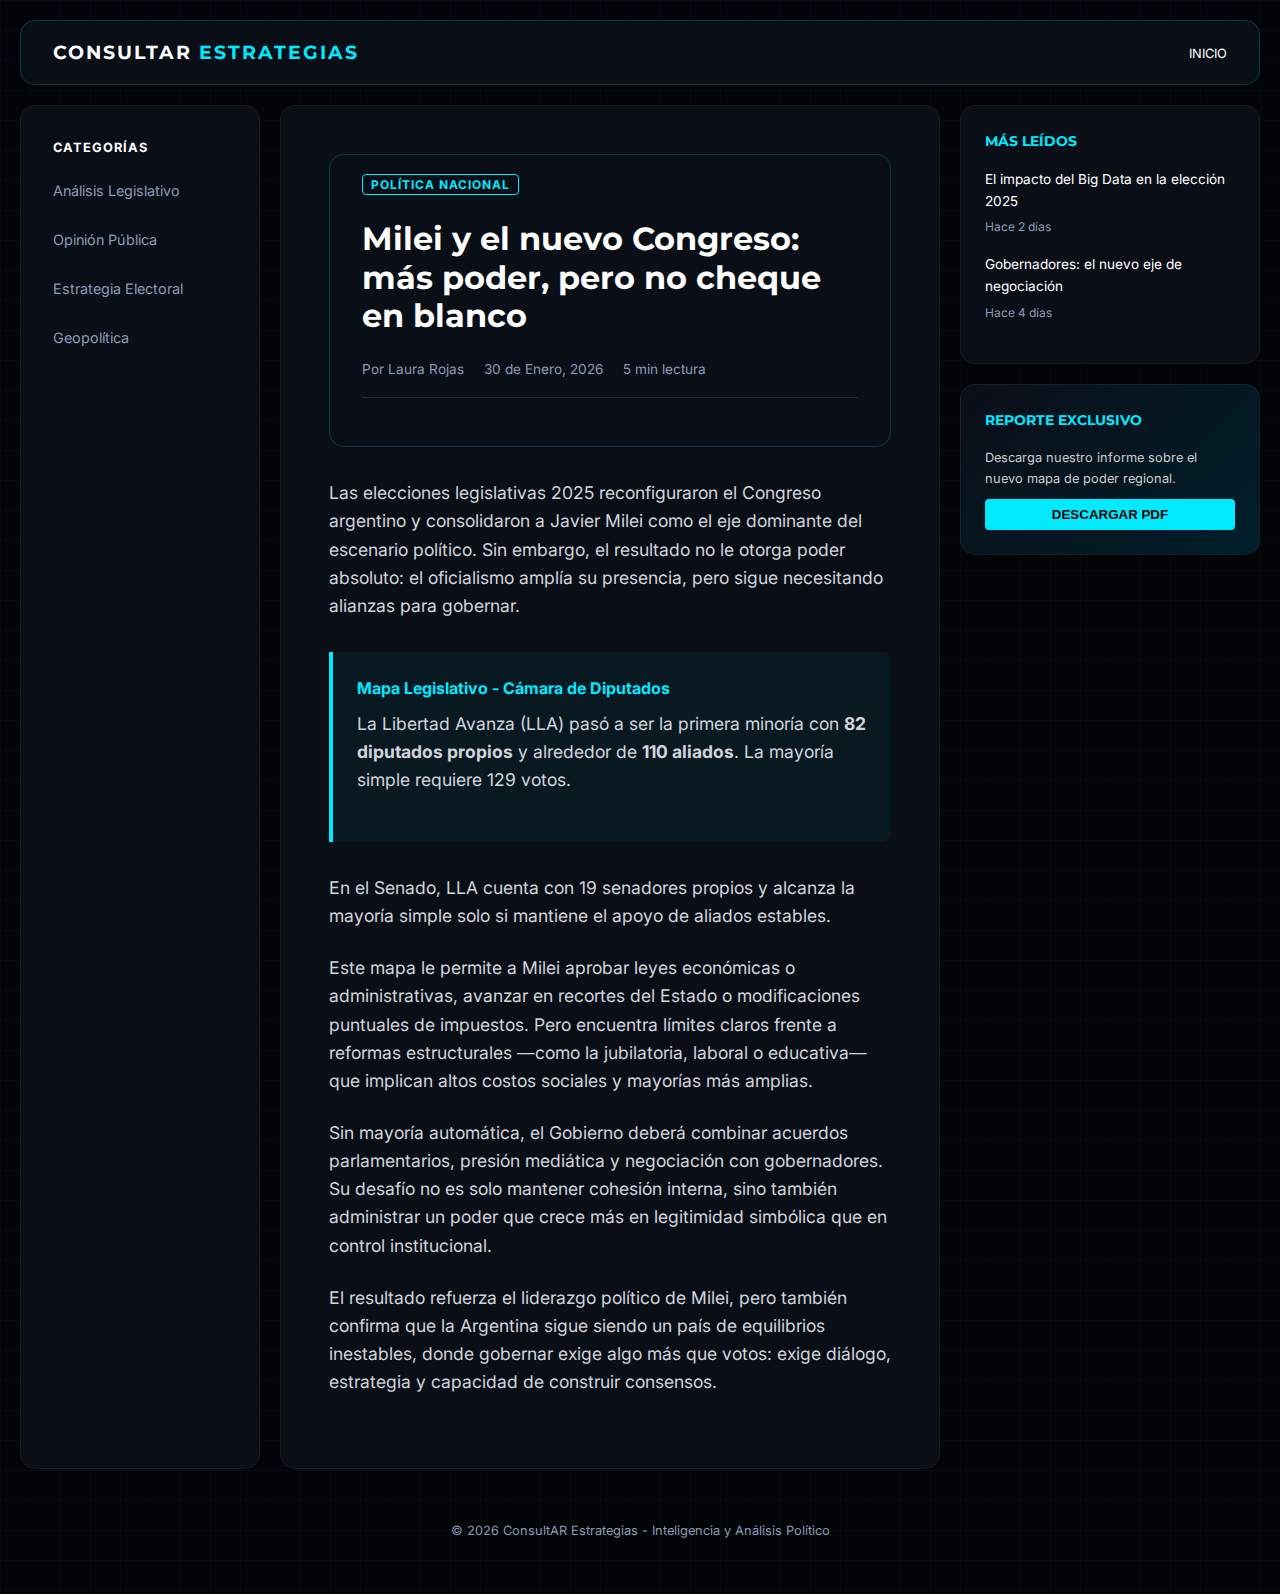
<file: articulos/milei_y_el_nuevo_congreso.html>
<!DOCTYPE html>
<html lang="es">
<head>
    <meta charset="UTF-8">
    <meta name="viewport" content="width=device-width, initial-scale=1.0">
    <title>Milei y el nuevo Congreso: más poder, pero no cheque en blanco</title>
    <!-- Google Fonts -->
    <link href="https://fonts.googleapis.com/css2?family=Inter:wght@300;400;600&family=Montserrat:wght@500;700;900&display=swap" rel="stylesheet">

    <style>
        :root {
            --bg-dark: #020408;
            --bg-panel: #0a0e17;
            --primary-neon: #00eaff;
            --primary-dim: #007bb8;
            --text-main: #ffffff;
            --text-muted: #8b9bb4;
            --gap: 20px;
        }

        * {
            margin: 0;
            padding: 0;
            box-sizing: border-box;
        }

        body {
            font-family: 'Inter', sans-serif;
            background-color: var(--bg-dark);
            color: var(--text-main);
            line-height: 1.6;
            background-image: 
                linear-gradient(rgba(0, 234, 255, 0.03) 1px, transparent 1px),
                linear-gradient(90deg, rgba(0, 234, 255, 0.03) 1px, transparent 1px);
            background-size: 30px 30px;
        }

        /* --- HOLY GRAIL LAYOUT --- */
        .grid-container {
            display: grid;
            grid-template-areas:
                "header header header"
                "nav    main   aside"
                "footer footer footer";
            grid-template-columns: 240px 1fr 300px;
            grid-template-rows: auto 1fr auto;
            min-height: 100vh;
            gap: var(--gap);
            max-width: 1400px;
            margin: 0 auto;
            padding: var(--gap);
        }

        /* --- HEADER --- */
        header {
            grid-area: header;
            background: var(--bg-panel);
            padding: 1rem 2rem;
            display: flex;
            justify-content: space-between;
            align-items: center;
            border-radius: 15px;
            border: 1px solid rgba(0, 234, 255, 0.2);
        }

        .logo {
            font-family: 'Montserrat', sans-serif;
            font-weight: 700;
            text-transform: uppercase;
            font-size: 1.2rem;
            letter-spacing: 2px;
        }

        .logo span { color: var(--primary-neon); }

        nav ul {
            display: flex;
            list-style: none;
            gap: 20px;
        }

        nav a {
            color: white;
            text-decoration: none;
            font-size: 0.8rem;
            text-transform: uppercase;
            transition: color 0.3s;
        }

        nav a:hover { color: var(--primary-neon); }

        /* --- SIDEBAR LEFT (NAV) --- */
        .sidebar-left {
            grid-area: nav;
            background: var(--bg-panel);
            padding: 2rem;
            border-radius: 15px;
            border: 1px solid rgba(255,255,255,0.05);
        }

        .nav-list {
            list-style: none;
        }

        .nav-list li { margin-bottom: 1rem; }

        .nav-list a {
            color: var(--text-muted);
            text-decoration: none;
            font-size: 0.9rem;
            display: block;
            padding: 5px 0;
            transition: 0.3s;
        }

        .nav-list a:hover { color: white; padding-left: 5px; }

        /* --- MAIN CONTENT (ARTICLE) --- */
        .main-content {
            grid-area: main;
            background: var(--bg-panel);
            padding: 3rem;
            border-radius: 15px;
            border: 1px solid rgba(255,255,255,0.05);
        }

        .article-header {
            margin-bottom: 2rem;
            display: block;
        }

        .category-tag {
            color: var(--primary-neon);
            text-transform: uppercase;
            font-size: 0.75rem;
            font-weight: 700;
            letter-spacing: 1px;
            border: 1px solid var(--primary-neon);
            padding: 2px 8px;
            border-radius: 4px;
            display: inline;
        }

        .article-title {
            font-family: 'Montserrat', sans-serif;
            font-size: 2rem;
            line-height: 1.2;
            margin: 1.5rem 0;
            color: #fff;
        }

        .article-meta {
            color: var(--text-muted);
            font-size: 0.85rem;
            display: flex;
            gap: 20px;
            border-bottom: 1px solid rgba(255,255,255,0.1);
            padding-bottom: 1rem;
            margin-bottom: 2rem;
        }

        .content-body p {
            margin-bottom: 1.5rem;
            font-size: 1.1rem;
            color: #d1d5db;
        }

        .highlight-box {
            background: rgba(0, 234, 255, 0.05);
            border-left: 4px solid var(--primary-neon);
            padding: 1.5rem;
            margin: 2rem 0;
            border-radius: 0 8px 8px 0;
        }

        .highlight-box h4 {
            color: var(--primary-neon);
            margin-bottom: 0.5rem;
        }

        /* --- SIDEBAR RIGHT --- */
        .sidebar-right {
            grid-area: aside;
            display: flex;
            flex-direction: column;
            gap: var(--gap);
        }

        .widget {
            background: var(--bg-panel);
            padding: 1.5rem;
            border-radius: 15px;
            border: 1px solid rgba(255,255,255,0.05);
        }

        .widget h3 {
            font-family: 'Montserrat', sans-serif;
            font-size: 0.9rem;
            text-transform: uppercase;
            margin-bottom: 1rem;
            color: var(--primary-neon);
        }

        .related-post {
            margin-bottom: 1rem;
            font-size: 0.85rem;
        }

        .related-post a {
            color: white;
            text-decoration: none;
            display: block;
            margin-bottom: 4px;
        }

        .related-post span { color: var(--text-muted); font-size: 0.75rem; }

        /* --- FOOTER --- */
        footer {
            grid-area: footer;
            text-align: center;
            padding: 2rem;
            color: var(--text-muted);
            font-size: 0.8rem;
        }

        /* --- RESPONSIVE --- */
        @media (max-width: 1100px) {
            .grid-container {
                grid-template-areas:
                    "header header"
                    "main aside"
                    "nav nav"
                    "footer footer";
                grid-template-columns: 1fr 300px;
            }
            .sidebar-left { display: none; }
        }

        @media (max-width: 768px) {
            .grid-container {
                grid-template-areas: "header" "main" "aside" "footer";
                grid-template-columns: 1fr;
            }
            .article-title { font-size: 1.8rem; }
        }
    </style>
</head>
<body>

    <div class="grid-container">
        <!-- HEADER -->
        <header>
            <div class="logo">CONSULTAR <span>ESTRATEGIAS</span></div>
            <nav>
                <ul>
                    <li><a href="../index.html">Inicio</a></li>
                </ul>
            </nav>
        </header>

        <!-- SIDEBAR IZQUIERDO -->
        <aside class="sidebar-left">
            <h3 style="font-size: 0.8rem; margin-bottom: 1rem; letter-spacing: 1px;">CATEGORÍAS</h3>
            <ul class="nav-list">
                <li><a href="#">Análisis Legislativo</a></li>
                <li><a href="#">Opinión Pública</a></li>
                <li><a href="#">Estrategia Electoral</a></li>
                <li><a href="#">Geopolítica</a></li>
            </ul>
        </aside>

        <!-- CONTENIDO PRINCIPAL -->
        <main class="main-content">
            <article>
                <header class="article-header">
                    <span class="category-tag">Política Nacional</span>
                    <h1 class="article-title">Milei y el nuevo Congreso: más poder, pero no cheque en blanco</h1>
                    <div class="article-meta">
                        <span>Por Laura Rojas</span>
                        <span>30 de Enero, 2026</span>
                        <span>5 min lectura</span>
                    </div>
                </header>

                <div class="content-body">
                    <p>Las elecciones legislativas 2025 reconfiguraron el Congreso argentino y consolidaron a Javier Milei como el eje dominante del escenario político. Sin embargo, el resultado no le otorga poder absoluto: el oficialismo amplía su presencia, pero sigue necesitando alianzas para gobernar.</p>

                    <div class="highlight-box">
                        <h4>Mapa Legislativo - Cámara de Diputados</h4>
                        <p>La Libertad Avanza (LLA) pasó a ser la primera minoría con <strong>82 diputados propios</strong> y alrededor de <strong>110 aliados</strong>. La mayoría simple requiere 129 votos.</p>
                    </div>

                    <p>En el Senado, LLA cuenta con 19 senadores propios y alcanza la mayoría simple solo si mantiene el apoyo de aliados estables.</p>

                    <p>Este mapa le permite a Milei aprobar leyes económicas o administrativas, avanzar en recortes del Estado o modificaciones puntuales de impuestos. Pero encuentra límites claros frente a reformas estructurales —como la jubilatoria, laboral o educativa— que implican altos costos sociales y mayorías más amplias.</p>

                    <p>Sin mayoría automática, el Gobierno deberá combinar acuerdos parlamentarios, presión mediática y negociación con gobernadores. Su desafío no es solo mantener cohesión interna, sino también administrar un poder que crece más en legitimidad simbólica que en control institucional.</p>

                    <p>El resultado refuerza el liderazgo político de Milei, pero también confirma que la Argentina sigue siendo un país de equilibrios inestables, donde gobernar exige algo más que votos: exige diálogo, estrategia y capacidad de construir consensos.</p>
                </div>
            </article>
        </main>

        <!-- SIDEBAR DERECHO -->
        <aside class="sidebar-right">
            <div class="widget">
                <h3>Más Leídos</h3>
                <div class="related-post">
                    <a href="#">El impacto del Big Data en la elección 2025</a>
                    <span>Hace 2 días</span>
                </div>
                <div class="related-post">
                    <a href="#">Gobernadores: el nuevo eje de negociación</a>
                    <span>Hace 4 días</span>
                </div>
            </div>

            <div class="widget" style="background: linear-gradient(135deg, #0a0e17, #001f2b);">
                <h3>Reporte Exclusivo</h3>
                <p style="font-size: 0.8rem; color: #ccc;">Descarga nuestro informe sobre el nuevo mapa de poder regional.</p>
                <button style="margin-top: 10px; width: 100%; padding: 8px; background: var(--primary-neon); border: none; font-weight: bold; cursor: pointer; border-radius: 4px;">DESCARGAR PDF</button>
            </div>
        </aside>

        <!-- FOOTER -->
        <footer>
            <p>&copy; 2026 ConsultAR Estrategias - Inteligencia y Análisis Político</p>
        </footer>
    </div>

</body>
</html>
</file>
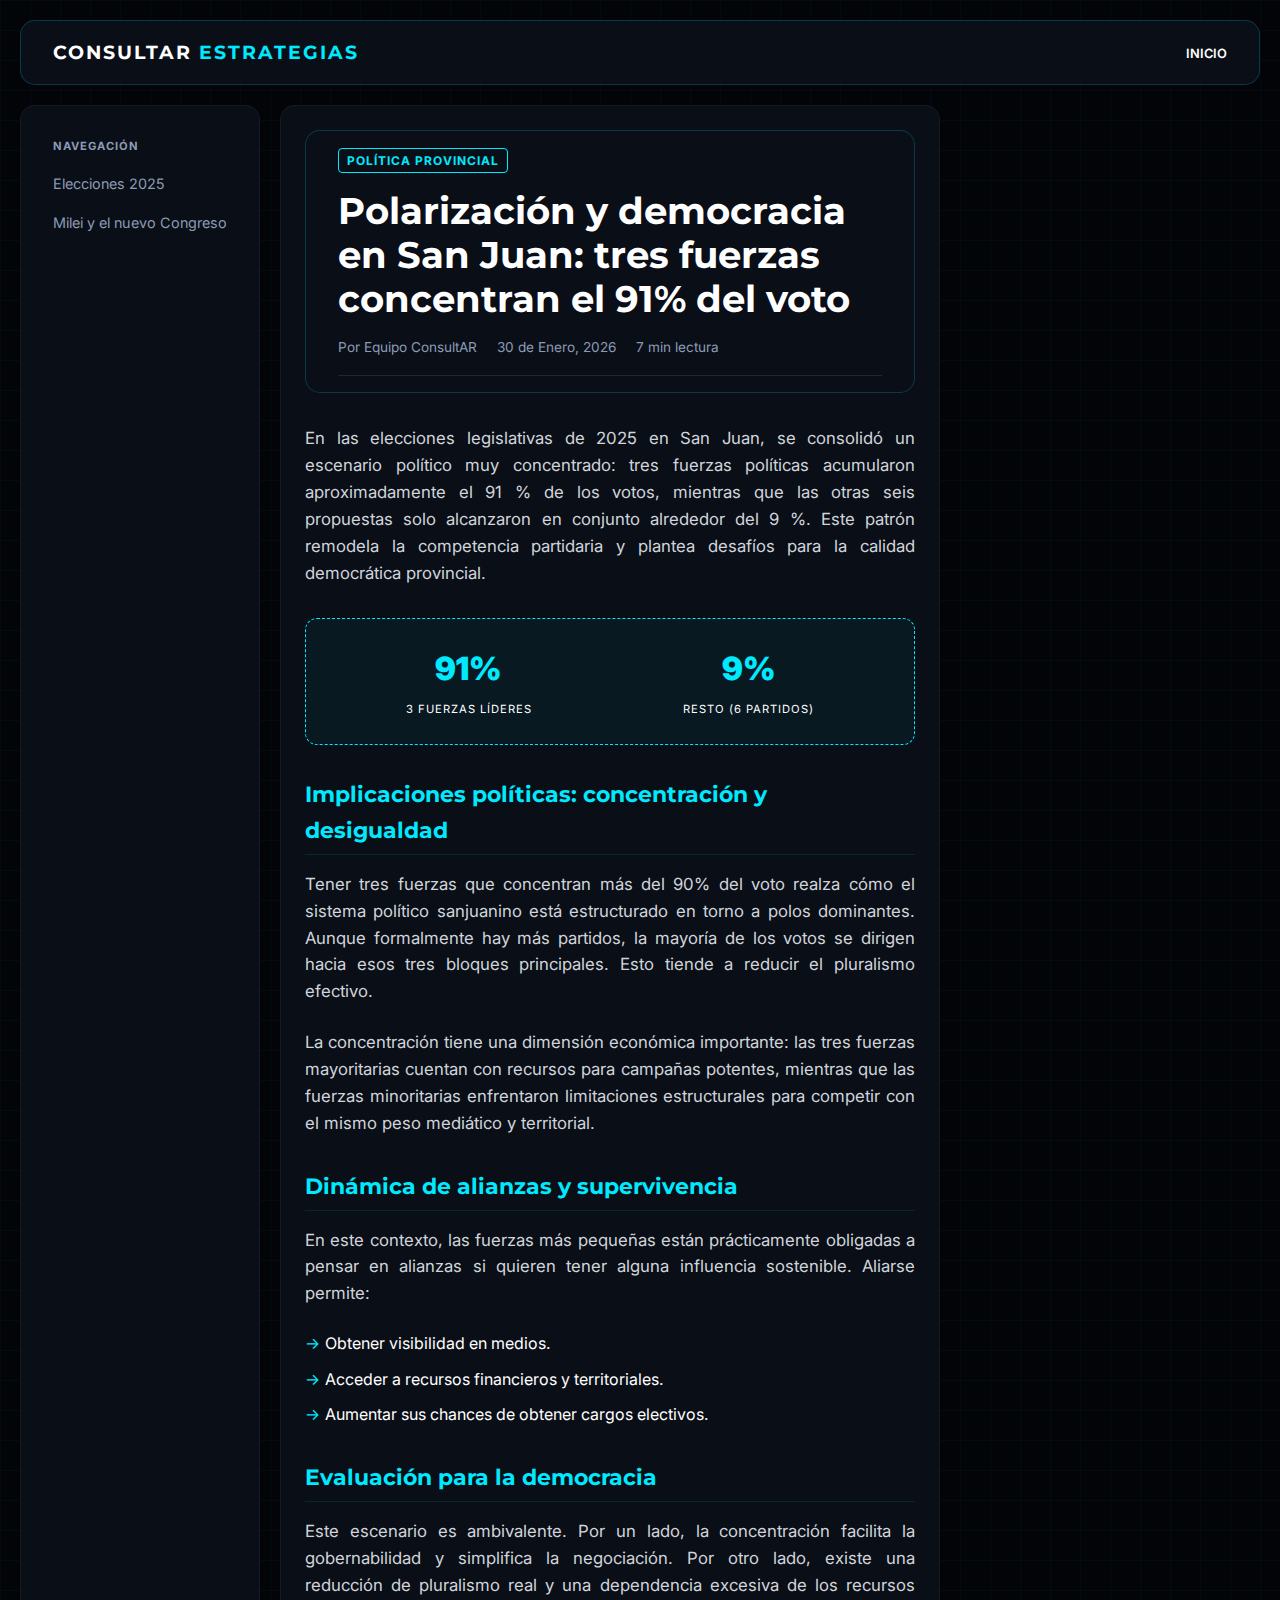
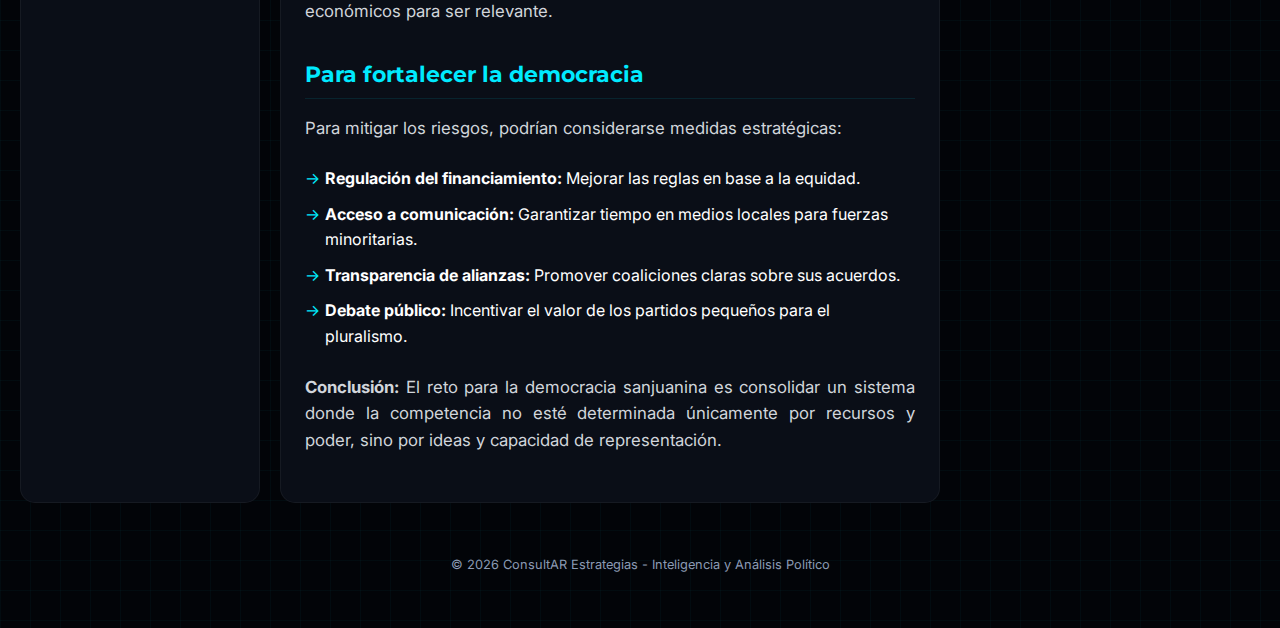
<file: articulos/polarizacionydemocracia.html>
<!DOCTYPE html>
<html lang="es">
<head>
    <meta charset="UTF-8">
    <meta name="viewport" content="width=device-width, initial-scale=1.0">
    <title>ConsultAR - Polarización y Democracia en San Juan</title>
    <!-- Google Fonts -->
    <link href="https://fonts.googleapis.com/css2?family=Inter:wght@300;400;600&family=Montserrat:wght@500;700;900&display=swap" rel="stylesheet">
    
    <style>
        :root {
            --bg-dark: #020408;
            --bg-panel: #0a0e17;
            --primary-neon: #00eaff;
            --primary-dim: #007bb8;
            --text-main: #ffffff;
            --text-muted: #8b9bb4;
            --gap: 20px;
        }

        * {
            margin: 0;
            padding: 0;
            box-sizing: border-box;
        }

        body {
            font-family: 'Inter', sans-serif;
            background-color: var(--bg-dark);
            color: var(--text-main);
            line-height: 1.6;
            background-image: 
                linear-gradient(rgba(0, 234, 255, 0.03) 1px, transparent 1px),
                linear-gradient(90deg, rgba(0, 234, 255, 0.03) 1px, transparent 1px);
            background-size: 30px 30px;
        }

        /* --- HOLY GRAIL LAYOUT --- */
        .grid-container {
            display: grid;
            grid-template-areas:
                "header header header"
                "nav    main   aside"
                "footer footer footer";
            grid-template-columns: 240px 1fr 300px;
            grid-template-rows: auto 1fr auto;
            min-height: 100vh;
            gap: var(--gap);
            max-width: 1400px;
            margin: 0 auto;
            padding: var(--gap);
        }

        /* --- HEADER --- */
        header {
            grid-area: header;
            background: var(--bg-panel);
            padding: 1rem 2rem;
            display: flex;
            justify-content: space-between;
            align-items: center;
            border-radius: 15px;
            border: 1px solid rgba(0, 234, 255, 0.2);
        }

        .logo {
            font-family: 'Montserrat', sans-serif;
            font-weight: 700;
            text-transform: uppercase;
            font-size: 1.2rem;
            letter-spacing: 2px;
        }

        .logo span { color: var(--primary-neon); }

        nav ul {
            display: flex;
            list-style: none;
        }

        nav a {
            color: white;
            text-decoration: none;
            font-size: 0.8rem;
            text-transform: uppercase;
            font-weight: 600;
        }

        /* --- SIDEBAR LEFT --- */
        .sidebar-left {
            grid-area: nav;
            background: var(--bg-panel);
            padding: 2rem;
            border-radius: 15px;
            border: 1px solid rgba(255,255,255,0.05);
        }

        .nav-list {
            list-style: none;
        }

        .nav-list li { margin-bottom: 1rem; }

        .nav-list a {
            color: var(--text-muted);
            text-decoration: none;
            font-size: 0.9rem;
            display: block;
            transition: 0.3s;
        }

        .nav-list a:hover { color: white; padding-left: 5px; }

        /* --- MAIN CONTENT --- */
        .main-content {
            grid-area: main;
            background: var(--bg-panel);
            padding: 1.5rem;
            border-radius: 15px;
            border: 1px solid rgba(255,255,255,0.05);
        }

        /* Requerido: display block para el header */
        .article-header {
            display: block;
            margin-bottom: 2rem;
        }

        .category-tag {
            color: var(--primary-neon);
            text-transform: uppercase;
            font-size: 0.75rem;
            font-weight: 700;
            letter-spacing: 1px;
            border: 1px solid var(--primary-neon);
            padding: 2px 8px;
            border-radius: 4px;
            display: inline-block;
            margin-bottom: 1rem;
        }

        .article-title {
            font-family: 'Montserrat', sans-serif;
            font-size: 2.3rem;
            line-height: 1.2;
            color: #fff;
            margin-bottom: 1rem;
        }

        .article-meta {
            color: var(--text-muted);
            font-size: 0.85rem;
            display: flex;
            gap: 20px;
            border-bottom: 1px solid rgba(255,255,255,0.1);
            padding-bottom: 1rem;
        }

        .content-body {
            margin-top: 2rem;
        }

        .content-body p {
            margin-bottom: 1.5rem;
            font-size: 1.05rem;
            color: #d1d5db;
            text-align: justify;
        }

        .content-body h2 {
            font-family: 'Montserrat', sans-serif;
            font-size: 1.4rem;
            color: var(--primary-neon);
            margin: 2rem 0 1rem 0;
            border-bottom: 1px solid rgba(0, 234, 255, 0.1);
            padding-bottom: 5px;
        }

        .stats-box {
            background: rgba(0, 234, 255, 0.05);
            border: 1px dashed var(--primary-neon);
            padding: 1.5rem;
            margin: 2rem 0;
            border-radius: 12px;
            display: flex;
            justify-content: space-around;
            text-align: center;
        }

        .stat-item span {
            display: block;
            font-size: 2rem;
            font-weight: 900;
            color: var(--primary-neon);
        }

        .stat-item label {
            font-size: 0.7rem;
            text-transform: uppercase;
            letter-spacing: 1px;
        }

        .point-list {
            list-style: none;
            margin-bottom: 1.5rem;
        }

        .point-list li {
            margin-bottom: 10px;
            padding-left: 20px;
            position: relative;
        }

        .point-list li::before {
            content: "→";
            position: absolute;
            left: 0;
            color: var(--primary-neon);
        }

        /* --- SIDEBAR RIGHT --- */
        .sidebar-right {
            grid-area: aside;
            display: flex;
            flex-direction: column;
            gap: var(--gap);
        }

        .widget {
            background: var(--bg-panel);
            padding: 1.5rem;
            border-radius: 15px;
            border: 1px solid rgba(255,255,255,0.05);
        }

        .widget h3 {
            font-size: 0.8rem;
            text-transform: uppercase;
            margin-bottom: 1rem;
            color: var(--primary-neon);
            letter-spacing: 1px;
        }

        .related-link {
            font-size: 0.85rem;
            margin-bottom: 12px;
            display: block;
            color: white;
            text-decoration: none;
        }

        /* --- FOOTER --- */
        footer {
            grid-area: footer;
            text-align: center;
            padding: 2rem;
            color: var(--text-muted);
            font-size: 0.8rem;
        }

        @media (max-width: 1100px) {
            .grid-container {
                grid-template-areas: "header header" "main aside" "footer footer";
                grid-template-columns: 1fr 300px;
            }
            .sidebar-left { display: none; }
        }

        @media (max-width: 768px) {
            .grid-container {
                grid-template-areas: "header" "main" "aside" "footer";
                grid-template-columns: 1fr;
            }
        }
    </style>
</head>
<body>

    <div class="grid-container">
        <!-- HEADER -->
        <header>
            <div class="logo">CONSULTAR <span>ESTRATEGIAS</span></div>
            <nav>
                <ul>
                    <li><a href="../index.html">Inicio</a></li>
                </ul>
            </nav>
        </header>

        <!-- SIDEBAR IZQUIERDO -->
        <aside class="sidebar-left">
            <h3 style="font-size: 0.7rem; margin-bottom: 1rem; letter-spacing: 1px; color: var(--text-muted);">NAVEGACIÓN</h3>
            <ul class="nav-list">
                <li><a href="elecciones_2025.html">Elecciones 2025</a></li>
                <li><a href="milei_y_el_nuevo_congreso.html">Milei y el nuevo Congreso</a></li>
            </ul>
        </aside>

        <!-- CONTENIDO PRINCIPAL -->
        <main class="main-content">
            <article>
                <header class="article-header">
                    <span class="category-tag">Política Provincial</span>
                    <h1 class="article-title">Polarización y democracia en San Juan: tres fuerzas concentran el 91% del voto</h1>
                    <div class="article-meta">
                        <span>Por Equipo ConsultAR</span>
                        <span>30 de Enero, 2026</span>
                        <span>7 min lectura</span>
                    </div>
                </header>

                <div class="content-body">
                    <p>En las elecciones legislativas de 2025 en San Juan, se consolidó un escenario político muy concentrado: tres fuerzas políticas acumularon aproximadamente el 91 % de los votos, mientras que las otras seis propuestas solo alcanzaron en conjunto alrededor del 9 %. Este patrón remodela la competencia partidaria y plantea desafíos para la calidad democrática provincial.</p>

                    <div class="stats-box">
                        <div class="stat-item">
                            <span>91%</span>
                            <label>3 Fuerzas Líderes</label>
                        </div>
                        <div class="stat-item">
                            <span>9%</span>
                            <label>Resto (6 Partidos)</label>
                        </div>
                    </div>

                    <h2>Implicaciones políticas: concentración y desigualdad</h2>
                    <p>Tener tres fuerzas que concentran más del 90% del voto realza cómo el sistema político sanjuanino está estructurado en torno a polos dominantes. Aunque formalmente hay más partidos, la mayoría de los votos se dirigen hacia esos tres bloques principales. Esto tiende a reducir el pluralismo efectivo.</p>
                    
                    <p>La concentración tiene una dimensión económica importante: las tres fuerzas mayoritarias cuentan con recursos para campañas potentes, mientras que las fuerzas minoritarias enfrentaron limitaciones estructurales para competir con el mismo peso mediático y territorial.</p>

                    <h2>Dinámica de alianzas y supervivencia</h2>
                    <p>En este contexto, las fuerzas más pequeñas están prácticamente obligadas a pensar en alianzas si quieren tener alguna influencia sostenible. Aliarse permite:</p>
                    <ul class="point-list">
                        <li>Obtener visibilidad en medios.</li>
                        <li>Acceder a recursos financieros y territoriales.</li>
                        <li>Aumentar sus chances de obtener cargos electivos.</li>
                    </ul>

                    <h2>Evaluación para la democracia</h2>
                    <p>Este escenario es ambivalente. Por un lado, la concentración facilita la gobernabilidad y simplifica la negociación. Por otro lado, existe una reducción de pluralismo real y una dependencia excesiva de los recursos económicos para ser relevante.</p>

                    <h2>Para fortalecer la democracia</h2>
                    <p>Para mitigar los riesgos, podrían considerarse medidas estratégicas:</p>
                    <ul class="point-list">
                        <li><strong>Regulación del financiamiento:</strong> Mejorar las reglas en base a la equidad.</li>
                        <li><strong>Acceso a comunicación:</strong> Garantizar tiempo en medios locales para fuerzas minoritarias.</li>
                        <li><strong>Transparencia de alianzas:</strong> Promover coaliciones claras sobre sus acuerdos.</li>
                        <li><strong>Debate público:</strong> Incentivar el valor de los partidos pequeños para el pluralismo.</li>
                    </ul>

                    <p><strong>Conclusión:</strong> El reto para la democracia sanjuanina es consolidar un sistema donde la competencia no esté determinada únicamente por recursos y poder, sino por ideas y capacidad de representación.</p>
                </div>
            </article>
        </main>

        <!-- SIDEBAR DERECHO -->
        <!--<aside class="sidebar-right">
            <div class="widget">
                <h3>Notas Relacionadas</h3>
                <a href="elecciones_2025.html" class="related-link">→ Lectura política y social 2025</a>
                <a href="milei_y_el_nuevo_congreso.html" class="related-link">→ Milei y el nuevo Congreso</a>
            </div>

            <div class="widget">
                <h3>Descargas</h3>
                <p style="font-size: 0.8rem; color: var(--text-muted); margin-bottom: 10px;">Informe completo: Datos electorales San Juan 2025 (PDF)</p>
                <button style="width: 100%; padding: 10px; background: none; border: 1px solid var(--primary-neon); color: var(--primary-neon); font-weight: bold; cursor: pointer; border-radius: 5px;">DESCARGAR</button>
            </div>
        </aside>-->

        <!-- FOOTER -->
        <footer>
            <p>&copy; 2026 ConsultAR Estrategias - Inteligencia y Análisis Político</p>
        </footer>
    </div>

</body>
</html>
</file>
